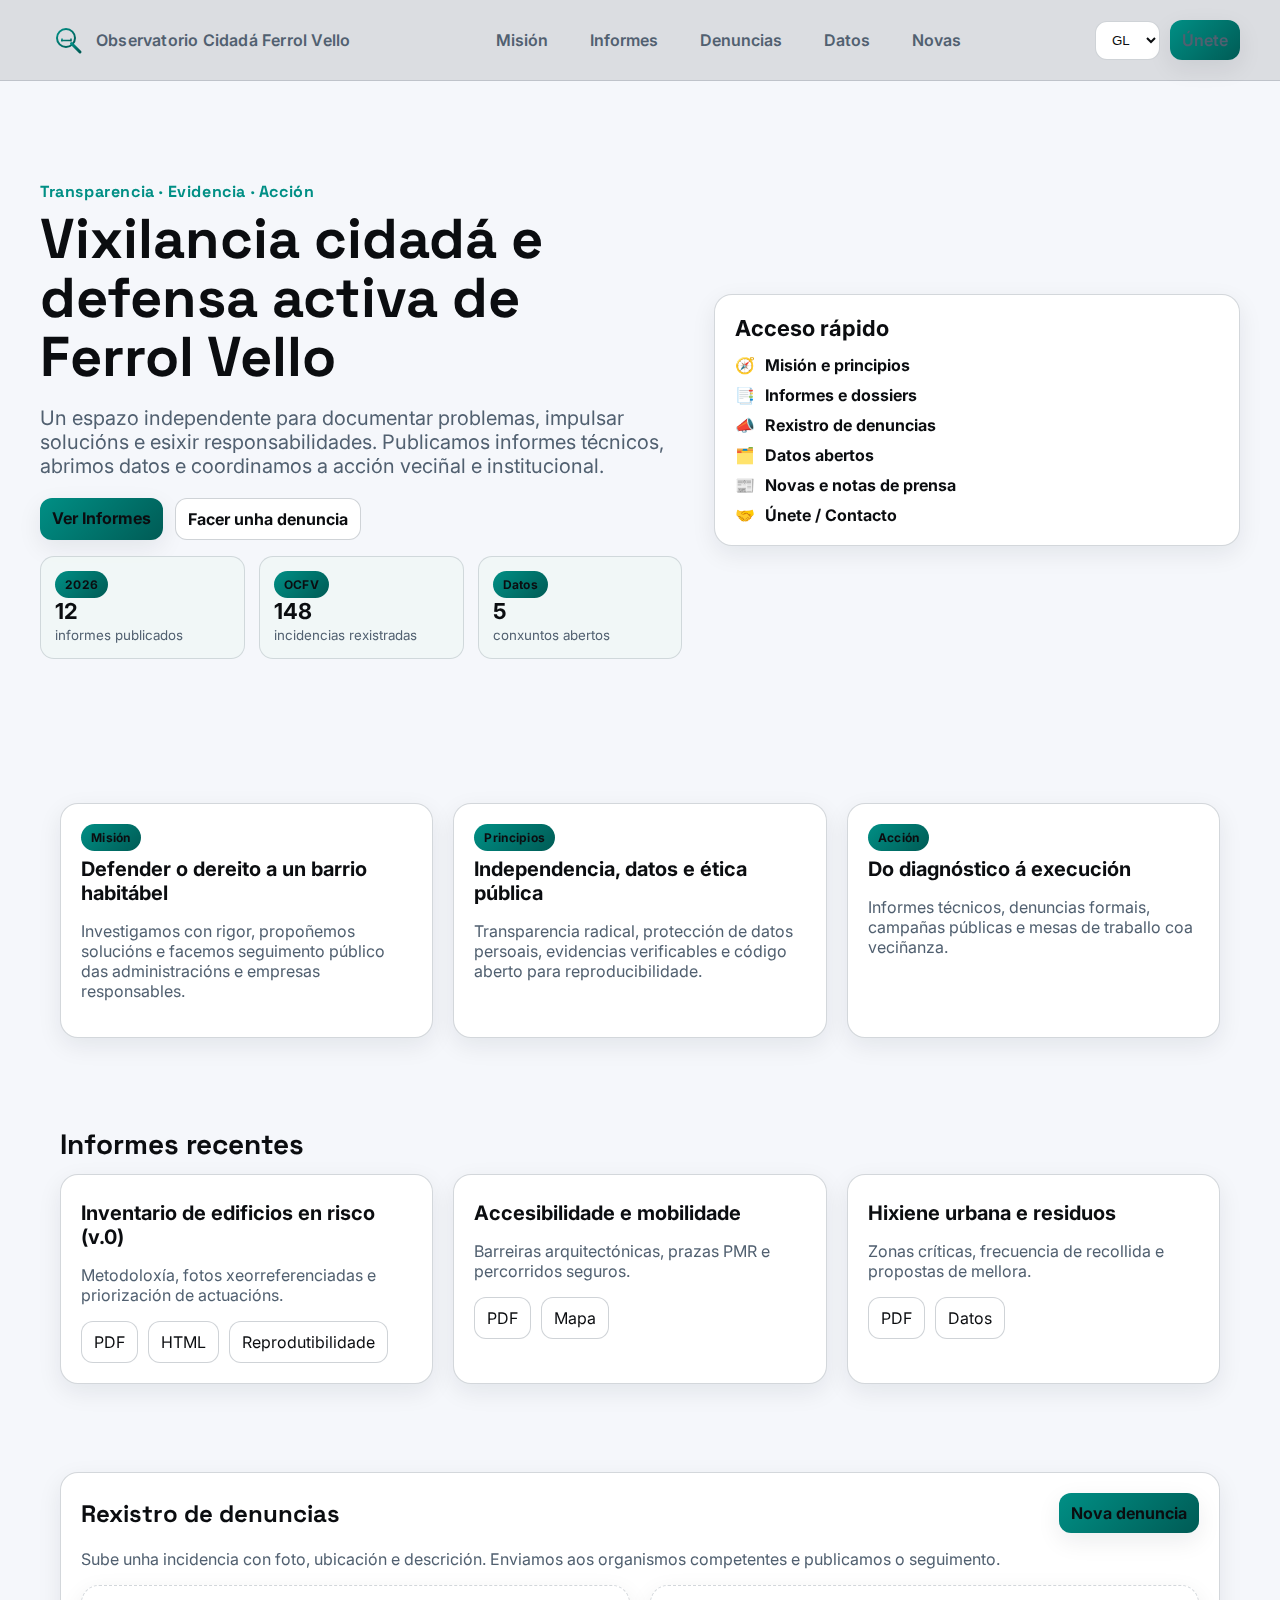
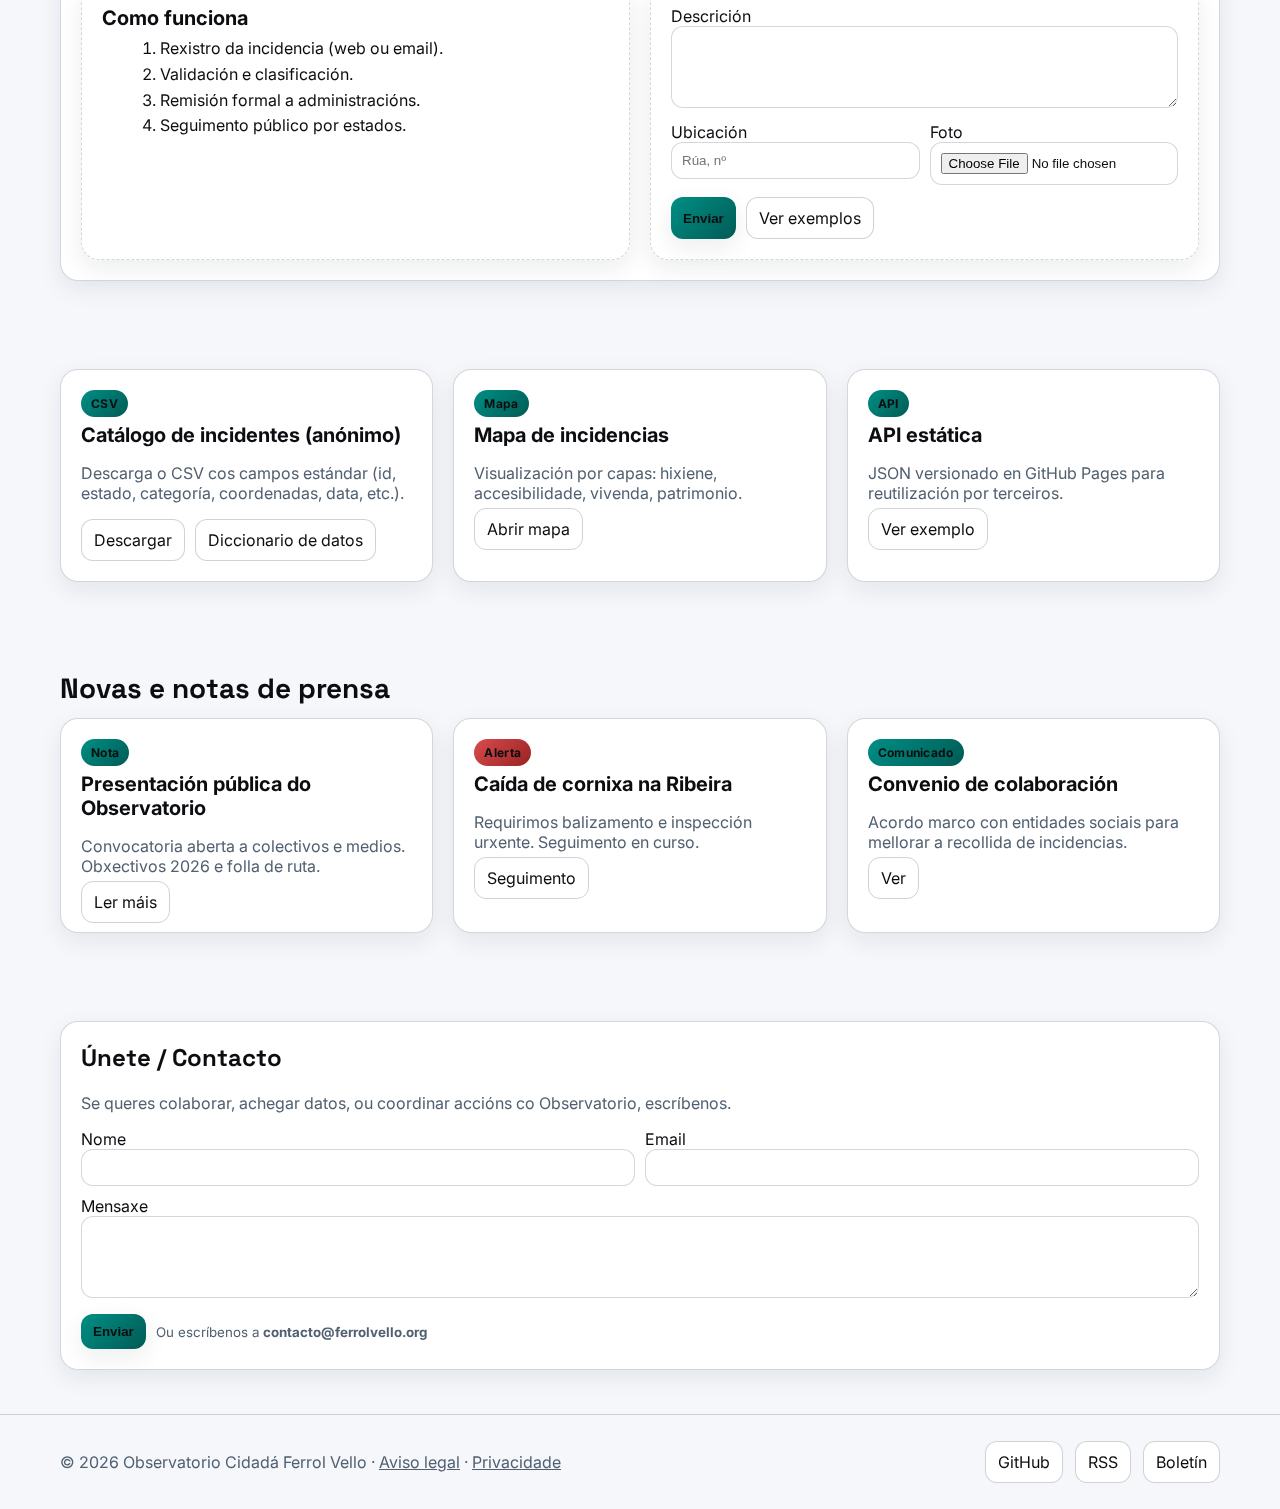
<file: index.html>
<!DOCTYPE html>
<html lang="gl" dir="ltr">
<head>
  <meta charset="utf-8" />
  <meta name="viewport" content="width=device-width, initial-scale=1" />
  <title>Observatorio Cidadá Ferrol Vello</title>
  <meta name="description" content="Vixilancia cidadá, transparencia e mellora urbana no barrio de Ferrol Vello. Informes, denuncias veciñais, datos abertos e acción institucional." />
  <meta name="color-scheme" content="light dark" />
  <link rel="preconnect" href="https://fonts.googleapis.com">
  <link rel="preconnect" href="https://fonts.gstatic.com" crossorigin>
  <link href="https://fonts.googleapis.com/css2?family=Inter:wght@300;400;600;700&family=Space+Grotesk:wght@500;700&display=swap" rel="stylesheet">
  <style>
    :root{
      --bg: #0b0d10;           /* negro azulado sobrio */
      --panel: #12161b;        /* panel cards */
      --text: #e7eef7;         /* texto principal */
      --muted: #a8b3c2;        /* texto secundario */
      --brand: #00b3a4;        /* acento atlántico/verde auga */
      --brand-2:#007a72;       /* acento escuro */
      --alert: #d94c4c;        /* para chamadas combativas */
      --ok: #3ecf8e;
      --shadow: 0 10px 30px rgba(0,0,0,.35);
      --radius: 18px;
    }
    @media (prefers-color-scheme: light){
      :root{
        --bg: #f5f7fb;
        --panel: #ffffff;
        --text: #0b0d10;
        --muted: #516070;
        --brand: #008f85;
        --brand-2:#005b55;
        --shadow: 0 8px 24px rgba(4, 22, 33, .08);
      }
    }
    *{box-sizing:border-box}
    html,body{margin:0;padding:0;background:var(--bg);color:var(--text);font-family:Inter,system-ui,-apple-system,Segoe UI,Roboto,Arial,sans-serif;}
    a{color:inherit;text-decoration:none}
    .container{max-width:1200px;margin:0 auto;padding:0 20px}
    /* NAV */
    header{position:sticky;top:0;z-index:50;background:color-mix(in oklab, var(--bg) 92%, black 8%);backdrop-filter:saturate(140%) blur(10px);border-bottom:1px solid color-mix(in oklab, var(--muted) 20%, transparent);}
    .nav{display:flex;align-items:center;justify-content:space-between;gap:16px;padding:14px 0}
    .brand{display:flex;align-items:center;gap:12px;font-weight:700;letter-spacing:.2px}
    .brand svg{width:32px;height:32px}
    .nav ul{display:flex;gap:18px;list-style:none;margin:0;padding:0}
    .nav a{padding:10px 12px;border-radius:12px;color:var(--muted);font-weight:600}
    .nav a:hover,.nav a[aria-current="page"]{color:var(--text);background:color-mix(in oklab, var(--brand) 16%, transparent)}
    .actions{display:flex;align-items:center;gap:10px}
    .lang, .cta{border:1px solid color-mix(in oklab, var(--muted) 28%, transparent);background:var(--panel);color:var(--text);padding:10px 12px;border-radius:12px}
    .cta{background:linear-gradient(135deg,var(--brand),var(--brand-2));border:none;box-shadow:var(--shadow);font-weight:700}
    .cta:hover{transform:translateY(-1px)}

    /* HERO */
    .hero{position:relative;overflow:hidden}
    .hero-inner{display:grid;grid-template-columns:1.1fr 0.9fr;gap:32px;align-items:center;padding:56px 0}
    .kicker{font-family:"Space Grotesk",Inter,system-ui,sans-serif;color:var(--brand);letter-spacing:.6px;font-weight:700}
    h1{font-family:"Space Grotesk",Inter,system-ui,sans-serif;font-size:clamp(32px,4.6vw,56px);line-height:1.05;margin:8px 0 18px}
    .lead{font-size:clamp(16px,1.8vw,20px);color:var(--muted);max-width:60ch}
    .hero-card{background:var(--panel);border:1px solid color-mix(in oklab, var(--muted) 25%, transparent);border-radius:var(--radius);padding:20px;box-shadow:var(--shadow)}
    .metrics{display:grid;grid-template-columns:repeat(3,1fr);gap:14px;margin-top:16px}
    .metric{background:color-mix(in oklab, var(--panel) 80%, var(--brand) 6%);border-radius:14px;padding:14px;border:1px solid color-mix(in oklab, var(--muted) 20%, transparent)}
    .metric b{font-size:22px;display:block}

    /* SECTIONS */
    section{padding:44px 0}
    .cards{display:grid;grid-template-columns:repeat(3,1fr);gap:20px}
    .card{background:var(--panel);border:1px solid color-mix(in oklab, var(--muted) 25%, transparent);border-radius:var(--radius);padding:20px;box-shadow:var(--shadow)}
    .card h3{margin:6px 0 6px;font-size:20px}
    .badge{display:inline-block;background:linear-gradient(135deg,var(--brand),var(--brand-2));padding:6px 10px;border-radius:999px;font-size:12px;font-weight:700;letter-spacing:.3px}
    .list{display:grid;gap:10px;margin:14px 0 0;padding:0}
    .list li{list-style:none;display:flex;gap:10px;align-items:flex-start}

    /* FOOTER */
    footer{border-top:1px solid color-mix(in oklab, var(--muted) 25%, transparent);padding:26px 0;color:var(--muted)}

    /* RESPONSIVE */
    @media (max-width:920px){
      .hero-inner{grid-template-columns:1fr}
      .cards{grid-template-columns:1fr}
      .metrics{grid-template-columns:repeat(2,1fr)}
      .nav ul{display:none}
    }
  </style>
</head>
<body>
  <header>
    <div class="container nav">
      <a href="#" class="brand" aria-label="Inicio OCFV">
        <!-- LOGO OCFV: Lupa + porto estilizado -->
        <svg viewBox="0 0 64 64" aria-hidden="true" role="img" focusable="false">
          <defs>
            <linearGradient id="g" x1="0" x2="1" y1="0" y2="1">
              <stop stop-color="var(--brand)" offset="0"/>
              <stop stop-color="var(--brand-2)" offset="1"/>
            </linearGradient>
          </defs>
          <circle cx="28" cy="28" r="18" fill="none" stroke="url(#g)" stroke-width="4"/>
          <path d="M39 39 L56 56" stroke="url(#g)" stroke-width="6" stroke-linecap="round"/>
          <!-- Ícono do porto simplificado -->
          <path d="M18 33 h20 M20 29 v6 M38 29 v6" stroke="url(#g)" stroke-width="3"/>
        </svg>
        <span>Observatorio Cidadá Ferrol Vello</span>
      </a>
      <nav aria-label="Seccións principais">
        <ul>
          <li><a href="#mision">Misión</a></li>
          <li><a href="#informes">Informes</a></li>
          <li><a href="#denuncias">Denuncias</a></li>
          <li><a href="#datos">Datos</a></li>
          <li><a href="#novas">Novas</a></li>
        </ul>
      </nav>
      <div class="actions">
        <select class="lang" aria-label="Idioma" id="lang">
          <option value="gl" selected>GL</option>
          <option value="es">ES</option>
          <option value="en">EN</option>
        </select>
        <a class="cta" href="#unete">Únete</a>
      </div>
    </div>
  </header>

  <main>
    <!-- HERO -->
    <section class="hero">
      <div class="container hero-inner">
        <div>
          <div class="kicker">Transparencia · Evidencia · Acción</div>
          <h1>Vixilancia cidadá e defensa activa de Ferrol Vello</h1>
          <p class="lead">Un espazo independente para documentar problemas, impulsar solucións e esixir responsabilidades. Publicamos informes técnicos, abrimos datos e coordinamos a acción veciñal e institucional.</p>
          <div style="display:flex;gap:12px;margin-top:20px;flex-wrap:wrap">
            <a class="cta" href="#informes">Ver Informes</a>
            <a class="lang" href="#denuncias" style="font-weight:700">Facer unha denuncia</a>
          </div>
          <div class="metrics">
            <div class="metric">
              <span class="badge">2026</span>
              <b id="m1">12</b>
              <small style="color:var(--muted)">informes publicados</small>
            </div>
            <div class="metric">
              <span class="badge">OCFV</span>
              <b id="m2">148</b>
              <small style="color:var(--muted)">incidencias rexistradas</small>
            </div>
            <div class="metric">
              <span class="badge">Datos</span>
              <b id="m3">5</b>
              <small style="color:var(--muted)">conxuntos abertos</small>
            </div>
          </div>
        </div>
        <aside class="hero-card" aria-label="Panel de acceso rápido">
          <h2 style="margin:0 0 10px;font-size:22px">Acceso rápido</h2>
          <ul class="list">
            <li>🧭 <a href="#mision"><b>Misión e principios</b></a></li>
            <li>📑 <a href="#informes"><b>Informes e dossiers</b></a></li>
            <li>📣 <a href="#denuncias"><b>Rexistro de denuncias</b></a></li>
            <li>🗂️ <a href="#datos"><b>Datos abertos</b></a></li>
            <li>📰 <a href="#novas"><b>Novas e notas de prensa</b></a></li>
            <li>🤝 <a href="#unete"><b>Únete / Contacto</b></a></li>
          </ul>
        </aside>
      </div>
    </section>

    <!-- MISIÓN -->
    <section id="mision">
      <div class="container">
        <div class="cards">
          <article class="card">
            <span class="badge">Misión</span>
            <h3>Defender o dereito a un barrio habitábel</h3>
            <p style="color:var(--muted)">Investigamos con rigor, propoñemos solucións e facemos seguimento público das administracións e empresas responsables.</p>
          </article>
          <article class="card">
            <span class="badge">Principios</span>
            <h3>Independencia, datos e ética pública</h3>
            <p style="color:var(--muted)">Transparencia radical, protección de datos persoais, evidencias verificables e código aberto para reproducibilidade.</p>
          </article>
          <article class="card">
            <span class="badge">Acción</span>
            <h3>Do diagnóstico á execución</h3>
            <p style="color:var(--muted)">Informes técnicos, denuncias formais, campañas públicas e mesas de traballo coa veciñanza.</p>
          </article>
        </div>
      </div>
    </section>

    <!-- INFORMES -->
    <section id="informes">
      <div class="container">
        <h2 style="font-family:Space Grotesk,Inter,sans-serif;font-size:28px;margin:0 0 12px">Informes recentes</h2>
        <div class="cards">
          <article class="card">
            <h3>Inventario de edificios en risco (v.0)</h3>
            <p style="color:var(--muted)">Metodoloxía, fotos xeorreferenciadas e priorización de actuacións.</p>
            <div style="display:flex;gap:10px;margin-top:12px">
              <a class="lang" href="#">PDF</a>
              <a class="lang" href="#">HTML</a>
              <a class="lang" href="#">Reprodutibilidade</a>
            </div>
          </article>
          <article class="card">
            <h3>Accesibilidade e mobilidade</h3>
            <p style="color:var(--muted)">Barreiras arquitectónicas, prazas PMR e percorridos seguros.</p>
            <div style="display:flex;gap:10px;margin-top:12px">
              <a class="lang" href="#">PDF</a>
              <a class="lang" href="#">Mapa</a>
            </div>
          </article>
          <article class="card">
            <h3>Hixiene urbana e residuos</h3>
            <p style="color:var(--muted)">Zonas críticas, frecuencia de recollida e propostas de mellora.</p>
            <div style="display:flex;gap:10px;margin-top:12px">
              <a class="lang" href="#">PDF</a>
              <a class="lang" href="#">Datos</a>
            </div>
          </article>
        </div>
      </div>
    </section>

    <!-- DENUNCIAS -->
    <section id="denuncias">
      <div class="container">
        <div class="card">
          <div style="display:flex;justify-content:space-between;align-items:center;gap:16px;flex-wrap:wrap">
            <h2 style="margin:0;font-family:Space Grotesk,Inter,sans-serif">Rexistro de denuncias</h2>
            <a class="cta" href="#form-denuncia">Nova denuncia</a>
          </div>
          <p style="color:var(--muted)">Sube unha incidencia con foto, ubicación e descrición. Enviamos aos organismos competentes e publicamos o seguimento.</p>
          <div class="cards" style="grid-template-columns:1fr 1fr">
            <div class="card" style="background:transparent;border-style:dashed">
              <h3 style="margin-top:0">Como funciona</h3>
              <ol style="margin:0 0 0 18px;line-height:1.6">
                <li>Rexistro da incidencia (web ou email).</li>
                <li>Validación e clasificación.</li>
                <li>Remisión formal a administracións.</li>
                <li>Seguimento público por estados.</li>
              </ol>
            </div>
            <div class="card" id="form-denuncia" style="background:transparent;border-style:dashed">
              <form onsubmit="event.preventDefault(); alert('Exemplo: aquí gardaríase a denuncia.');">
                <label>Descrición<br><textarea required rows="4" style="width:100%;border-radius:12px;padding:10px;background:var(--panel);color:var(--text);border:1px solid color-mix(in oklab, var(--muted) 25%, transparent)"></textarea></label>
                <div style="display:grid;grid-template-columns:1fr 1fr;gap:10px;margin-top:10px">
                  <label>Ubicación<br><input type="text" placeholder="Rúa, nº" style="width:100%;border-radius:12px;padding:10px;background:var(--panel);color:var(--text);border:1px solid color-mix(in oklab, var(--muted) 25%, transparent)"></label>
                  <label>Foto<br><input type="file" accept="image/*" style="width:100%;border-radius:12px;padding:10px;background:var(--panel);color:var(--text);border:1px solid color-mix(in oklab, var(--muted) 25%, transparent)"></label>
                </div>
                <div style="display:flex;gap:10px;margin-top:12px">
                  <button class="cta" type="submit">Enviar</button>
                  <a class="lang" href="#">Ver exemplos</a>
                </div>
              </form>
            </div>
          </div>
        </div>
      </div>
    </section>

    <!-- DATOS -->
    <section id="datos">
      <div class="container">
        <div class="cards">
          <article class="card">
            <span class="badge">CSV</span>
            <h3>Catálogo de incidentes (anónimo)</h3>
            <p style="color:var(--muted)">Descarga o CSV cos campos estándar (id, estado, categoría, coordenadas, data, etc.).</p>
            <div style="display:flex;gap:10px;margin-top:12px">
              <a class="lang" href="#">Descargar</a>
              <a class="lang" href="#">Diccionario de datos</a>
            </div>
          </article>
          <article class="card">
            <span class="badge">Mapa</span>
            <h3>Mapa de incidencias</h3>
            <p style="color:var(--muted)">Visualización por capas: hixiene, accesibilidade, vivenda, patrimonio.</p>
            <a class="lang" href="#">Abrir mapa</a>
          </article>
          <article class="card">
            <span class="badge">API</span>
            <h3>API estática</h3>
            <p style="color:var(--muted)">JSON versionado en GitHub Pages para reutilización por terceiros.</p>
            <a class="lang" href="#">Ver exemplo</a>
          </article>
        </div>
      </div>
    </section>

    <!-- NOVAS -->
    <section id="novas">
      <div class="container">
        <h2 style="font-family:Space Grotesk,Inter,sans-serif;font-size:28px;margin:0 0 12px">Novas e notas de prensa</h2>
        <div class="cards">
          <article class="card">
            <span class="badge">Nota</span>
            <h3>Presentación pública do Observatorio</h3>
            <p style="color:var(--muted)">Convocatoria aberta a colectivos e medios. Obxectivos 2026 e folla de ruta.</p>
            <a class="lang" href="#">Ler máis</a>
          </article>
          <article class="card">
            <span class="badge" style="background:linear-gradient(135deg,var(--alert),#922)">Alerta</span>
            <h3>Caída de cornixa na Ribeira</h3>
            <p style="color:var(--muted)">Requirimos balizamento e inspección urxente. Seguimento en curso.</p>
            <a class="lang" href="#">Seguimento</a>
          </article>
          <article class="card">
            <span class="badge">Comunicado</span>
            <h3>Convenio de colaboración</h3>
            <p style="color:var(--muted)">Acordo marco con entidades sociais para mellorar a recollida de incidencias.</p>
            <a class="lang" href="#">Ver</a>
          </article>
        </div>
      </div>
    </section>

    <!-- ÚNETE / CONTACTO -->
    <section id="unete">
      <div class="container">
        <div class="card">
          <h2 style="margin-top:0;font-family:Space Grotesk,Inter,sans-serif">Únete / Contacto</h2>
          <p style="color:var(--muted)">Se queres colaborar, achegar datos, ou coordinar accións co Observatorio, escríbenos.</p>
          <form onsubmit="event.preventDefault(); alert('Exemplo: aquí enviaríase a mensaxe.');">
            <div style="display:grid;grid-template-columns:1fr 1fr;gap:10px">
              <label>Nome<br><input required type="text" style="width:100%;border-radius:12px;padding:10px;background:var(--panel);color:var(--text);border:1px solid color-mix(in oklab, var(--muted) 25%, transparent)"></label>
              <label>Email<br><input required type="email" style="width:100%;border-radius:12px;padding:10px;background:var(--panel);color:var(--text);border:1px solid color-mix(in oklab, var(--muted) 25%, transparent)"></label>
            </div>
            <label style="display:block;margin-top:10px">Mensaxe<br><textarea required rows="4" style="width:100%;border-radius:12px;padding:10px;background:var(--panel);color:var(--text);border:1px solid color-mix(in oklab, var(--muted) 25%, transparent)"></textarea></label>
            <div style="display:flex;gap:10px;margin-top:12px;align-items:center">
              <button class="cta" type="submit">Enviar</button>
              <small style="color:var(--muted)">Ou escríbenos a <b>contacto@ferrolvello.org</b></small>
            </div>
          </form>
        </div>
      </div>
    </section>
  </main>

  <footer>
    <div class="container" style="display:flex;justify-content:space-between;align-items:center;gap:16px;flex-wrap:wrap">
      <div>© <span id="year"></span> Observatorio Cidadá Ferrol Vello · <a href="#" style="text-decoration:underline">Aviso legal</a> · <a href="#" style="text-decoration:underline">Privacidade</a></div>
      <div style="display:flex;gap:12px">
        <a class="lang" href="#">GitHub</a>
        <a class="lang" href="#">RSS</a>
        <a class="lang" href="#">Boletín</a>
      </div>
    </div>
  </footer>

  <script>
    // Ano dinámico
    document.getElementById('year').textContent = new Date().getFullYear();
    // Selector de idioma (placeholder)
    document.getElementById('lang').addEventListener('change', e => {
      const v = e.target.value;
      alert('Cambio de idioma a: ' + v + '\n(Preparado para i18n estático: /gl, /es, /en)');
    });
  </script>
</body>
</html>
</file>
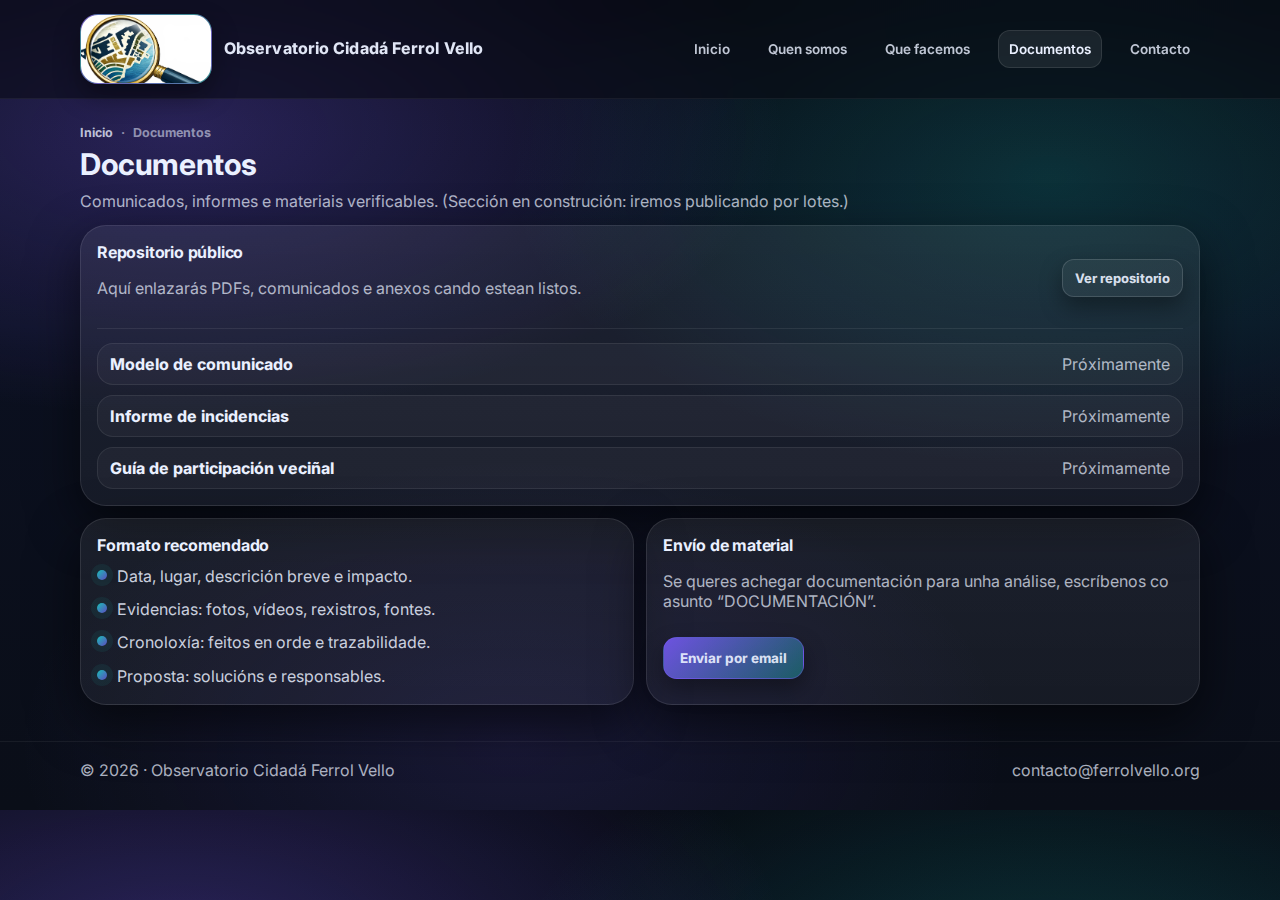
<file: documentos.html>
<!doctype html>
<html lang="gl">
<head>
  <meta charset="utf-8" />
  <meta name="viewport" content="width=device-width, initial-scale=1" />
  <meta name="description" content="Documentos — Observatorio Cidadá Ferrol Vello." />
  <title>Documentos · Observatorio Cidadá Ferrol Vello</title>

  <link rel="preconnect" href="https://fonts.googleapis.com">
  <link rel="preconnect" href="https://fonts.gstatic.com" crossorigin>
  <link href="https://fonts.googleapis.com/css2?family=Inter:wght@400;500;600;700;800&display=swap" rel="stylesheet">

  <link rel="stylesheet" href="styles.css?v=5" />
  <meta name="theme-color" content="#0b1020" />
</head>

<body>
  <a class="skip-link" href="#contido">Saltar ao contido</a>

  <header class="site-header">
    <div class="container header-inner">
      <a class="brand" href="index.html" aria-label="Inicio — Observatorio Cidadá Ferrol Vello">
        <span class="brand-mark" aria-hidden="true">
          <img src="assets/logo-ferrolvello.svg" alt="Observatorio Cidadá Ferrol Vello" />
        </span>
        <span class="brand-name">Observatorio Cidadá Ferrol Vello</span>
      </a>

      <nav class="nav" aria-label="Navegación principal">
        <a class="nav-link" href="index.html">Inicio</a>
        <a class="nav-link" href="quen-somos.html">Quen somos</a>
        <a class="nav-link" href="que-facemos.html">Que facemos</a>
        <a class="nav-link is-active" href="documentos.html">Documentos</a>
        <a class="nav-link" href="contacto.html">Contacto</a>
      </nav>

      <button class="nav-toggle" type="button" aria-label="Abrir menú" aria-expanded="false" aria-controls="nav-mobile">
        <span></span><span></span><span></span>
      </button>
    </div>

    <div class="nav-mobile" id="nav-mobile" hidden>
      <div class="container nav-mobile-inner">
        <a href="index.html">Inicio</a>
        <a href="quen-somos.html">Quen somos</a>
        <a href="que-facemos.html">Que facemos</a>
        <a href="documentos.html">Documentos</a>
        <a href="contacto.html">Contacto</a>
      </div>
    </div>
  </header>

  <main id="contido">
    <section class="section">
      <div class="container">
        <div class="page-head">
          <div class="crumbs">
            <a href="index.html">Inicio</a><span>·</span><span>Documentos</span>
          </div>
          <h1>Documentos</h1>
          <p class="muted">
            Comunicados, informes e materiais verificables. (Sección en construción: iremos publicando por lotes.)
          </p>
        </div>

        <div class="docs card pad">
          <div class="docs-row">
            <div>
              <h2 class="h2">Repositorio público</h2>
              <p class="muted">Aquí enlazarás PDFs, comunicados e anexos cando estean listos.</p>
            </div>
            <a class="btn btn-ghost btn-small" href="#" aria-disabled="true" title="Engadirás a ligazón cando estea dispoñible">
              Ver repositorio
            </a>
          </div>

          <div class="divider"></div>

          <ul class="doc-list">
            <li class="doc-item">
              <span class="doc-k">Modelo de comunicado</span>
              <span class="doc-v muted">Próximamente</span>
            </li>
            <li class="doc-item">
              <span class="doc-k">Informe de incidencias</span>
              <span class="doc-v muted">Próximamente</span>
            </li>
            <li class="doc-item">
              <span class="doc-k">Guía de participación veciñal</span>
              <span class="doc-v muted">Próximamente</span>
            </li>
          </ul>
        </div>

        <div class="two-col">
          <section class="card pad">
            <h2 class="h2">Formato recomendado</h2>
            <ul class="list">
              <li><span class="bullet"></span> Data, lugar, descrición breve e impacto.</li>
              <li><span class="bullet"></span> Evidencias: fotos, vídeos, rexistros, fontes.</li>
              <li><span class="bullet"></span> Cronoloxía: feitos en orde e trazabilidade.</li>
              <li><span class="bullet"></span> Proposta: solucións e responsables.</li>
            </ul>
          </section>

          <section class="card pad">
            <h2 class="h2">Envío de material</h2>
            <p class="muted">Se queres achegar documentación para unha análise, escríbenos co asunto “DOCUMENTACIÓN”.</p>
            <div class="spacer-10"></div>
            <a class="btn btn-primary" href="mailto:contacto@ferrolvello.org?subject=DOCUMENTACI%C3%93N">Enviar por email</a>
          </section>
        </div>

      </div>
    </section>
  </main>

  <footer class="footer">
    <div class="container footer-inner">
      <div class="footer-left">
        <span class="muted">© <span id="year"></span> · Observatorio Cidadá Ferrol Vello</span>
      </div>
      <div class="footer-right">
        <a class="muted" href="mailto:contacto@ferrolvello.org">contacto@ferrolvello.org</a>
      </div>
    </div>
  </footer>

  <script>
    document.getElementById('year').textContent = new Date().getFullYear();

    const btn = document.querySelector('.nav-toggle');
    const panel = document.getElementById('nav-mobile');

    btn?.addEventListener('click', () => {
      const expanded = btn.getAttribute('aria-expanded') === 'true';
      btn.setAttribute('aria-expanded', String(!expanded));
      panel.hidden = expanded;
    });

    panel?.querySelectorAll('a').forEach(a => {
      a.addEventListener('click', () => {
        btn.setAttribute('aria-expanded', 'false');
        panel.hidden = true;
      });
    });
  </script>
</body>
</html>
</file>
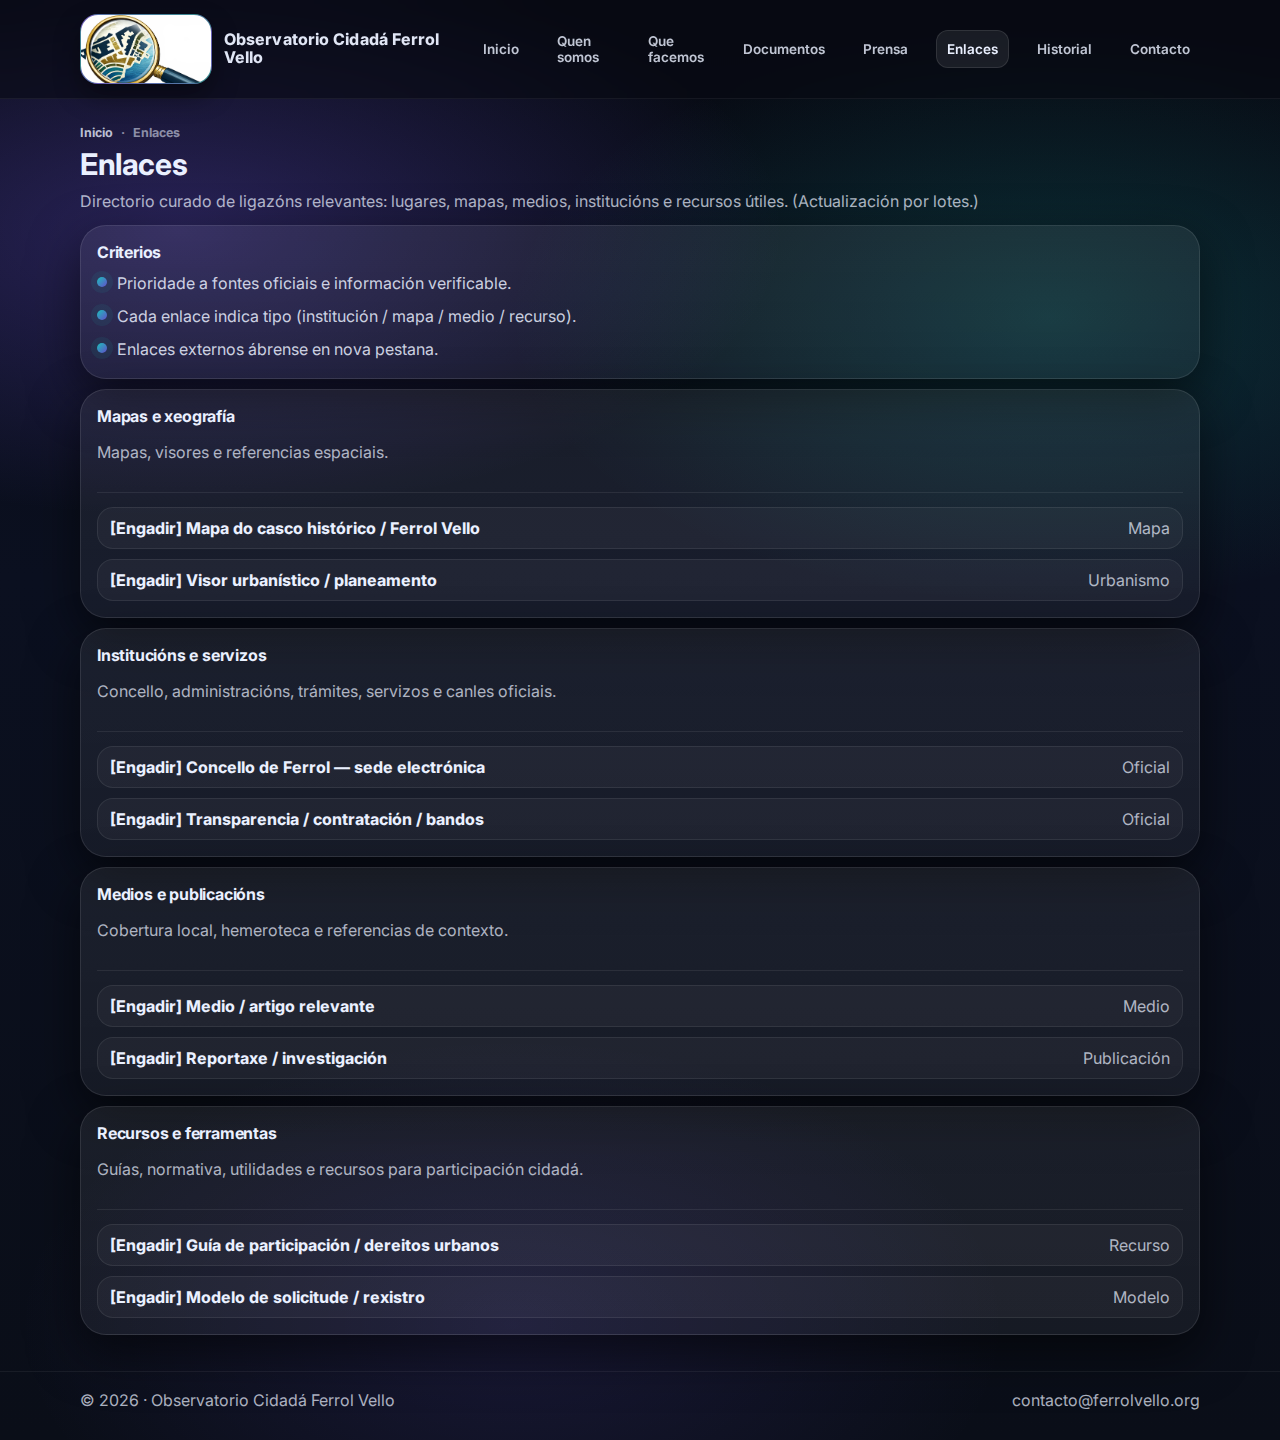
<file: enlaces.html>
<!doctype html>
<html lang="gl">
<head>
  <meta charset="utf-8" />
  <meta name="viewport" content="width=device-width, initial-scale=1" />
  <title>Enlaces · Observatorio Cidadá Ferrol Vello</title>
  <meta name="description" content="Directorio de ligazóns útiles: lugares, institucións, publicacións, mapas e recursos relacionados con Ferrol e Ferrol Vello." />
  <link rel="preconnect" href="https://fonts.googleapis.com">
  <link rel="preconnect" href="https://fonts.gstatic.com" crossorigin>
  <link href="https://fonts.googleapis.com/css2?family=Inter:wght@400;500;600;700;800&display=swap" rel="stylesheet">
  <link rel="stylesheet" href="styles.css?v=5" />
  <meta name="theme-color" content="#0b1020" />
</head>

<body>
  <a class="skip-link" href="#contido">Saltar ao contido</a>

  <header class="site-header">
    <div class="container header-inner">
      <a class="brand" href="index.html" aria-label="Inicio — Observatorio Cidadá Ferrol Vello">
        <span class="brand-mark" aria-hidden="true">
          <img src="assets/logo-ferrolvello.svg" alt="Observatorio Cidadá Ferrol Vello" />
        </span>
        <span class="brand-name">Observatorio Cidadá Ferrol Vello</span>
      </a>

      <nav class="nav" aria-label="Navegación principal">
        <a class="nav-link" href="index.html">Inicio</a>
        <a class="nav-link" href="quen-somos.html">Quen somos</a>
        <a class="nav-link" href="que-facemos.html">Que facemos</a>
        <a class="nav-link" href="documentos.html">Documentos</a>
        <a class="nav-link" href="notas-prensa.html">Prensa</a>
        <a class="nav-link is-active" href="enlaces.html">Enlaces</a>
        <a class="nav-link" href="historial.html">Historial</a>
        <a class="nav-link" href="contacto.html">Contacto</a>
      </nav>

      <button class="nav-toggle" type="button" aria-label="Abrir menú" aria-expanded="false" aria-controls="nav-mobile">
        <span></span><span></span><span></span>
      </button>
    </div>

    <div class="nav-mobile" id="nav-mobile" hidden>
      <div class="container nav-mobile-inner">
        <a href="index.html">Inicio</a>
        <a href="quen-somos.html">Quen somos</a>
        <a href="que-facemos.html">Que facemos</a>
        <a href="documentos.html">Documentos</a>
        <a href="notas-prensa.html">Prensa</a>
        <a href="enlaces.html">Enlaces</a>
        <a href="historial.html">Historial</a>
        <a href="contacto.html">Contacto</a>
      </div>
    </div>
  </header>

  <main id="contido">
    <section class="section">
      <div class="container">
        <div class="page-head">
          <div class="crumbs">
            <a href="index.html">Inicio</a><span>·</span><span>Enlaces</span>
          </div>
          <h1>Enlaces</h1>
          <p class="muted">
            Directorio curado de ligazóns relevantes: lugares, mapas, medios, institucións e recursos útiles.
            (Actualización por lotes.)
          </p>
        </div>

        <!-- BLOQUE: Como usamos enlaces -->
        <div class="card pad">
          <h2 class="h2">Criterios</h2>
          <ul class="list">
            <li><span class="bullet"></span> Prioridade a fontes oficiais e información verificable.</li>
            <li><span class="bullet"></span> Cada enlace indica tipo (institución / mapa / medio / recurso).</li>
            <li><span class="bullet"></span> Enlaces externos ábrense en nova pestana.</li>
          </ul>
        </div>

        <div class="spacer-10"></div>

        <!-- CATEGORÍA 1 -->
        <section class="card pad">
          <div class="docs-row">
            <div>
              <h2 class="h2">Mapas e xeografía</h2>
              <p class="muted">Mapas, visores e referencias espaciais.</p>
            </div>
          </div>
          <div class="divider"></div>

          <ul class="doc-list">
            <li class="doc-item">
              <span class="doc-k">
                <a href="#" target="_blank" rel="noopener">[Engadir] Mapa do casco histórico / Ferrol Vello</a>
              </span>
              <span class="doc-v muted">Mapa</span>
            </li>
            <li class="doc-item">
              <span class="doc-k">
                <a href="#" target="_blank" rel="noopener">[Engadir] Visor urbanístico / planeamento</a>
              </span>
              <span class="doc-v muted">Urbanismo</span>
            </li>
          </ul>
        </section>

        <div class="spacer-10"></div>

        <!-- CATEGORÍA 2 -->
        <section class="card pad">
          <div class="docs-row">
            <div>
              <h2 class="h2">Institucións e servizos</h2>
              <p class="muted">Concello, administracións, trámites, servizos e canles oficiais.</p>
            </div>
          </div>
          <div class="divider"></div>

          <ul class="doc-list">
            <li class="doc-item">
              <span class="doc-k">
                <a href="#" target="_blank" rel="noopener">[Engadir] Concello de Ferrol — sede electrónica</a>
              </span>
              <span class="doc-v muted">Oficial</span>
            </li>
            <li class="doc-item">
              <span class="doc-k">
                <a href="#" target="_blank" rel="noopener">[Engadir] Transparencia / contratación / bandos</a>
              </span>
              <span class="doc-v muted">Oficial</span>
            </li>
          </ul>
        </section>

        <div class="spacer-10"></div>

        <!-- CATEGORÍA 3 -->
        <section class="card pad">
          <div class="docs-row">
            <div>
              <h2 class="h2">Medios e publicacións</h2>
              <p class="muted">Cobertura local, hemeroteca e referencias de contexto.</p>
            </div>
          </div>
          <div class="divider"></div>

          <ul class="doc-list">
            <li class="doc-item">
              <span class="doc-k">
                <a href="#" target="_blank" rel="noopener">[Engadir] Medio / artigo relevante</a>
              </span>
              <span class="doc-v muted">Medio</span>
            </li>
            <li class="doc-item">
              <span class="doc-k">
                <a href="#" target="_blank" rel="noopener">[Engadir] Reportaxe / investigación</a>
              </span>
              <span class="doc-v muted">Publicación</span>
            </li>
          </ul>
        </section>

        <div class="spacer-10"></div>

        <!-- CATEGORÍA 4 -->
        <section class="card pad">
          <div class="docs-row">
            <div>
              <h2 class="h2">Recursos e ferramentas</h2>
              <p class="muted">Guías, normativa, utilidades e recursos para participación cidadá.</p>
            </div>
          </div>
          <div class="divider"></div>

          <ul class="doc-list">
            <li class="doc-item">
              <span class="doc-k">
                <a href="#" target="_blank" rel="noopener">[Engadir] Guía de participación / dereitos urbanos</a>
              </span>
              <span class="doc-v muted">Recurso</span>
            </li>
            <li class="doc-item">
              <span class="doc-k">
                <a href="#" target="_blank" rel="noopener">[Engadir] Modelo de solicitude / rexistro</a>
              </span>
              <span class="doc-v muted">Modelo</span>
            </li>
          </ul>
        </section>

      </div>
    </section>
  </main>

  <footer class="footer">
    <div class="container footer-inner">
      <div class="footer-left">
        <span class="muted">© <span id="year"></span> · Observatorio Cidadá Ferrol Vello</span>
      </div>
      <div class="footer-right">
        <a class="muted" href="mailto:contacto@ferrolvello.org">contacto@ferrolvello.org</a>
      </div>
    </div>
  </footer>

  <script>
    document.getElementById('year').textContent = new Date().getFullYear();

    const btn = document.querySelector('.nav-toggle');
    const panel = document.getElementById('nav-mobile');

    btn?.addEventListener('click', () => {
      const expanded = btn.getAttribute('aria-expanded') === 'true';
      btn.setAttribute('aria-expanded', String(!expanded));
      panel.hidden = expanded;
    });

    panel?.querySelectorAll('a').forEach(a => {
      a.addEventListener('click', () => {
        btn.setAttribute('aria-expanded', 'false');
        panel.hidden = true;
      });
    });
  </script>
</body>
</html>
</file>
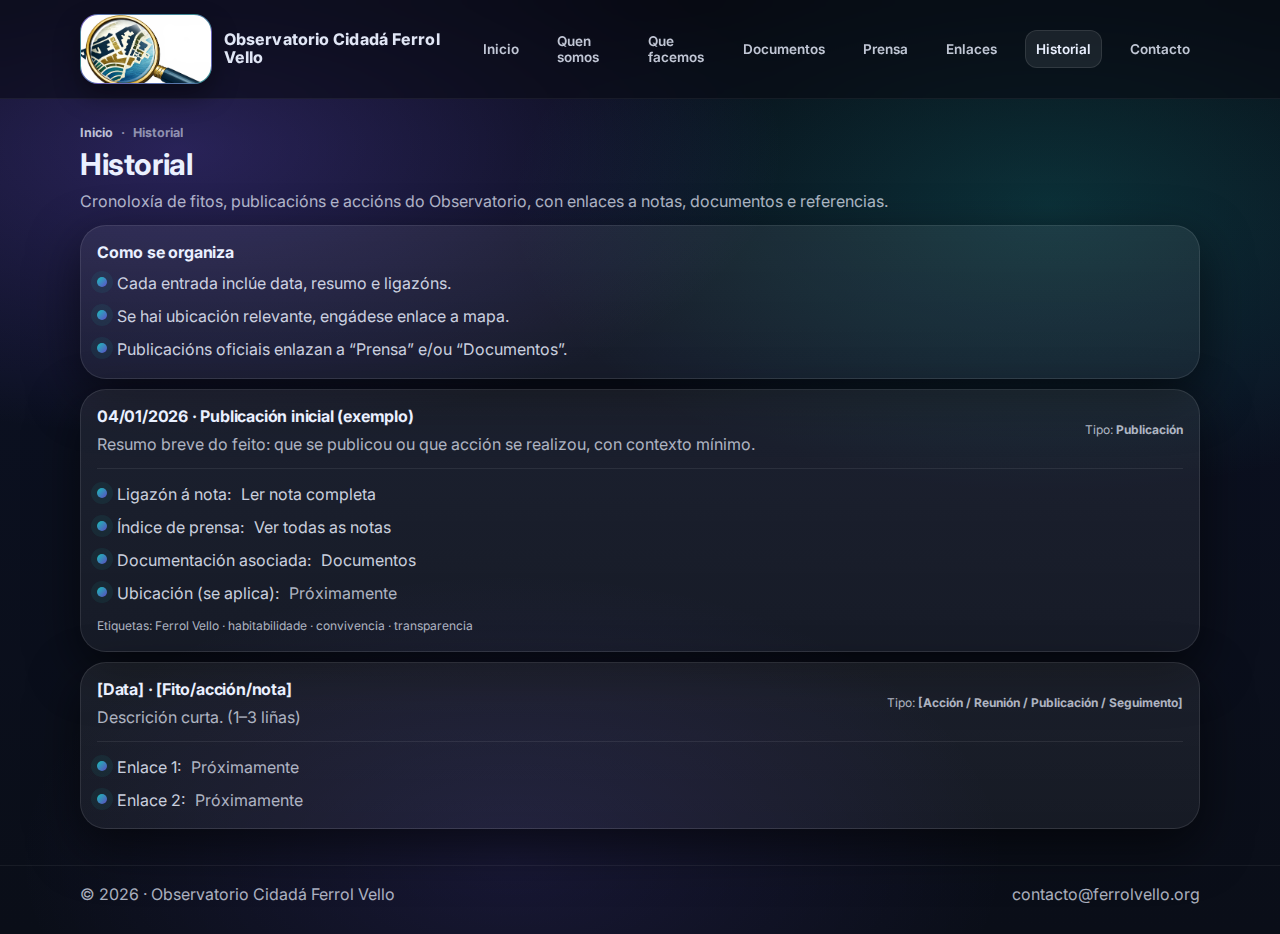
<file: historial.html>
<!doctype html>
<html lang="gl">
<head>
  <meta charset="utf-8" />
  <meta name="viewport" content="width=device-width, initial-scale=1" />
  <title>Historial · Observatorio Cidadá Ferrol Vello</title>
  <meta name="description" content="Historial e cronoloxía de publicacións, accións e fitos do Observatorio Cidadá Ferrol Vello con enlaces a notas, documentos e referencias." />

  <link rel="preconnect" href="https://fonts.googleapis.com">
  <link rel="preconnect" href="https://fonts.gstatic.com" crossorigin>
  <link href="https://fonts.googleapis.com/css2?family=Inter:wght@400;500;600;700;800&display=swap" rel="stylesheet">

  <link rel="stylesheet" href="/styles.css?v=9" />
  <meta name="theme-color" content="#0b1020" />
</head>

<body>
  <a class="skip-link" href="#contido">Saltar ao contido</a>

  <!-- CABECEIRA ÚNICA -->
  <header class="site-header" id="site-header"></header>
  <script src="/assets/site-header.js?v=4" defer></script>

  <main id="contido">
    <section class="section">
      <div class="container">
        <div class="page-head">
          <div class="crumbs">
            <a href="/index.html">Inicio</a><span>·</span><span>Historial</span>
          </div>
          <h1>Historial</h1>
          <p class="muted">
            Cronoloxía de fitos, publicacións e accións do Observatorio, con enlaces a notas, documentos e referencias.
          </p>
        </div>

        <div class="card pad">
          <h2 class="h2">Como se organiza</h2>
          <ul class="list">
            <li><span class="bullet"></span> Cada entrada inclúe data, resumo e ligazóns.</li>
            <li><span class="bullet"></span> Se hai ubicación relevante, engádese enlace a mapa.</li>
            <li><span class="bullet"></span> Publicacións oficiais enlazan a “Prensa” e/ou “Documentos”.</li>
          </ul>
        </div>

        <div class="spacer-10"></div>

        <!-- ENTRADA (exemplo editable) -->
        <section class="card pad">
          <div class="docs-row">
            <div>
              <h2 class="h2" style="margin:0;">04/01/2026 · Publicación inicial (exemplo)</h2>
              <p class="muted" style="margin:8px 0 0;">
                Resumo breve do feito: que se publicou ou que acción se realizou, con contexto mínimo.
              </p>
            </div>
            <div class="tiny muted" style="text-align:right;">
              Tipo: <strong>Publicación</strong>
            </div>
          </div>

          <div class="divider"></div>

          <ul class="list">
            <li><span class="bullet"></span> Ligazón á nota: <a href="/notas/2026-01-04-nota-exemplo.html">Ler nota completa</a></li>
            <li><span class="bullet"></span> Índice de prensa: <a href="/notas-prensa.html">Ver todas as notas</a></li>
            <li><span class="bullet"></span> Documentación asociada: <a href="/documentos.html">Documentos</a></li>
            <li><span class="bullet"></span> Ubicación (se aplica): <span class="muted">Próximamente</span></li>
          </ul>

          <p class="tiny muted" style="margin:12px 0 0;">
            Etiquetas: Ferrol Vello · habitabilidade · convivencia · transparencia
          </p>
        </section>

        <div class="spacer-10"></div>

        <!-- OUTRO BLOQUE (plantilla) -->
        <section class="card pad">
          <div class="docs-row">
            <div>
              <h2 class="h2" style="margin:0;">[Data] · [Fito/acción/nota]</h2>
              <p class="muted" style="margin:8px 0 0;">
                Descrición curta. (1–3 liñas)
              </p>
            </div>
            <div class="tiny muted" style="text-align:right;">
              Tipo: <strong>[Acción / Reunión / Publicación / Seguimento]</strong>
            </div>
          </div>

          <div class="divider"></div>

          <ul class="list">
            <li><span class="bullet"></span> Enlace 1: <span class="muted">Próximamente</span></li>
            <li><span class="bullet"></span> Enlace 2: <span class="muted">Próximamente</span></li>
          </ul>
        </section>

      </div>
    </section>
  </main>

  <footer class="footer">
    <div class="container footer-inner">
      <div class="footer-left">
        <span class="muted">© <span id="year"></span> · Observatorio Cidadá Ferrol Vello</span>
      </div>
      <div class="footer-right">
        <a class="muted" href="mailto:contacto@ferrolvello.org">contacto@ferrolvello.org</a>
      </div>
    </div>
  </footer>

  <script>
    document.getElementById('year').textContent = new Date().getFullYear();
  </script>
</body>
</html>
</file>
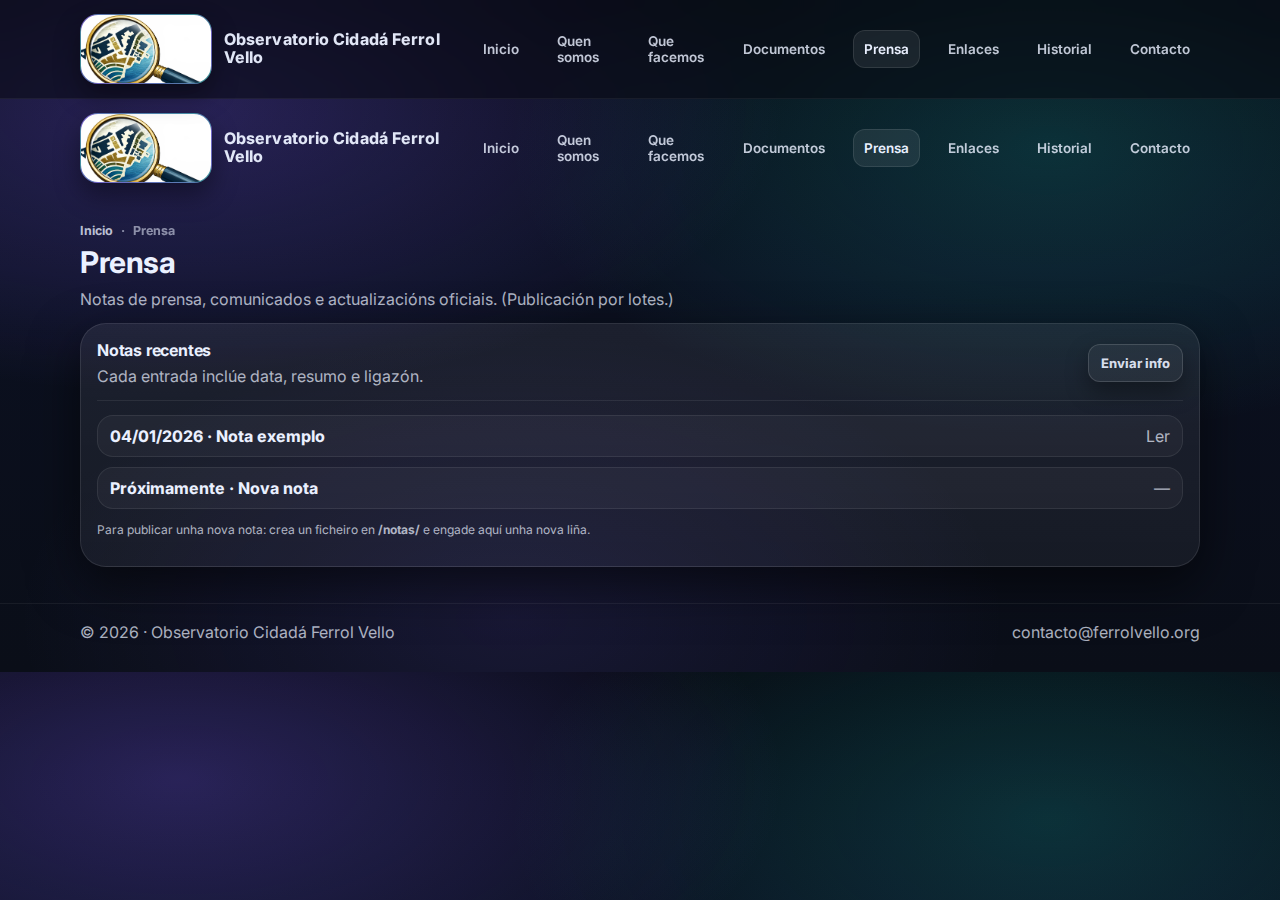
<file: notas-prensa.html>
<!doctype html>
<html lang="gl">
<head>
  <meta charset="utf-8" />
  <meta name="viewport" content="width=device-width, initial-scale=1" />
  <title>Prensa · Observatorio Cidadá Ferrol Vello</title>
  <meta name="description" content="Notas de prensa, comunicados e actualizacións oficiais do Observatorio Cidadá Ferrol Vello." />

  <link rel="preconnect" href="https://fonts.googleapis.com">
  <link rel="preconnect" href="https://fonts.gstatic.com" crossorigin>
  <link href="https://fonts.googleapis.com/css2?family=Inter:wght@400;500;600;700;800&display=swap" rel="stylesheet">

  <link rel="stylesheet" href="styles.css?v=6" />
  <meta name="theme-color" content="#0b1020" />
</head>

<body>
  <a class="skip-link" href="#contido">Saltar ao contido</a>

  <header class="site-header" id="site-header"></header>
<script src="/assets/site-header.js" defer></script>


    <div class="container header-inner">
      <a class="brand" href="index.html" aria-label="Inicio — Observatorio Cidadá Ferrol Vello">
        <span class="brand-mark" aria-hidden="true">
          <img src="assets/logo-ferrolvello.svg" alt="Observatorio Cidadá Ferrol Vello" />
        </span>
        <span class="brand-name">Observatorio Cidadá Ferrol Vello</span>
      </a>

      <nav class="nav" aria-label="Navegación principal">
        <a class="nav-link" href="index.html">Inicio</a>
        <a class="nav-link" href="quen-somos.html">Quen somos</a>
        <a class="nav-link" href="que-facemos.html">Que facemos</a>
        <a class="nav-link" href="documentos.html">Documentos</a>
        <a class="nav-link is-active" href="notas-prensa.html">Prensa</a>
        <a class="nav-link" href="enlaces.html">Enlaces</a>
        <a class="nav-link" href="historial.html">Historial</a>
        <a class="nav-link" href="contacto.html">Contacto</a>
      </nav>

      <button class="nav-toggle" type="button" aria-label="Abrir menú" aria-expanded="false" aria-controls="nav-mobile">
        <span></span><span></span><span></span>
      </button>
    </div>

    <div class="nav-mobile" id="nav-mobile" hidden>
      <div class="container nav-mobile-inner">
        <a href="index.html">Inicio</a>
        <a href="quen-somos.html">Quen somos</a>
        <a href="que-facemos.html">Que facemos</a>
        <a href="documentos.html">Documentos</a>
        <a href="notas-prensa.html">Prensa</a>
        <a href="enlaces.html">Enlaces</a>
        <a href="historial.html">Historial</a>
        <a href="contacto.html">Contacto</a>
      </div>
    </div>
  </header>

  <main id="contido">
    <section class="section">
      <div class="container">
        <div class="page-head">
          <div class="crumbs">
            <a href="index.html">Inicio</a><span>·</span><span>Prensa</span>
          </div>
          <h1>Prensa</h1>
          <p class="muted">
            Notas de prensa, comunicados e actualizacións oficiais. (Publicación por lotes.)
          </p>
        </div>

        <div class="card pad">
          <div class="docs-row">
            <div>
              <h2 class="h2" style="margin:0;">Notas recentes</h2>
              <p class="muted" style="margin:6px 0 0;">Cada entrada inclúe data, resumo e ligazón.</p>
            </div>
            <a class="btn btn-ghost btn-small" href="contacto.html">Enviar info</a>
          </div>

          <div class="divider"></div>

          <ul class="doc-list">
            <li class="doc-item">
              <span class="doc-k">04/01/2026 · Nota exemplo</span>
              <span class="doc-v">
                <a class="muted" href="notas/2026-01-04-nota-exemplo.html">Ler</a>
              </span>
            </li>
            <li class="doc-item">
              <span class="doc-k">Próximamente · Nova nota</span>
              <span class="doc-v muted">—</span>
            </li>
          </ul>

          <p class="tiny muted" style="margin-top:12px;">
            Para publicar unha nova nota: crea un ficheiro en <strong>/notas/</strong> e engade aquí unha nova liña.
          </p>
        </div>
      </div>
    </section>
  </main>

  <footer class="footer">
    <div class="container footer-inner">
      <div class="footer-left">
        <span class="muted">© <span id="year"></span> · Observatorio Cidadá Ferrol Vello</span>
      </div>
      <div class="footer-right">
        <a class="muted" href="mailto:contacto@ferrolvello.org">contacto@ferrolvello.org</a>
      </div>
    </div>
  </footer>

  <script>
    document.getElementById('year').textContent = new Date().getFullYear();

    const btn = document.querySelector('.nav-toggle');
    const panel = document.getElementById('nav-mobile');

    btn?.addEventListener('click', () => {
      const expanded = btn.getAttribute('aria-expanded') === 'true';
      btn.setAttribute('aria-expanded', String(!expanded));
      panel.hidden = expanded;
    });

    panel?.querySelectorAll('a').forEach(a => {
      a.addEventListener('click', () => {
        btn.setAttribute('aria-expanded', 'false');
        panel.hidden = true;
      });
    });
  </script>
</body>
</html>
</file>
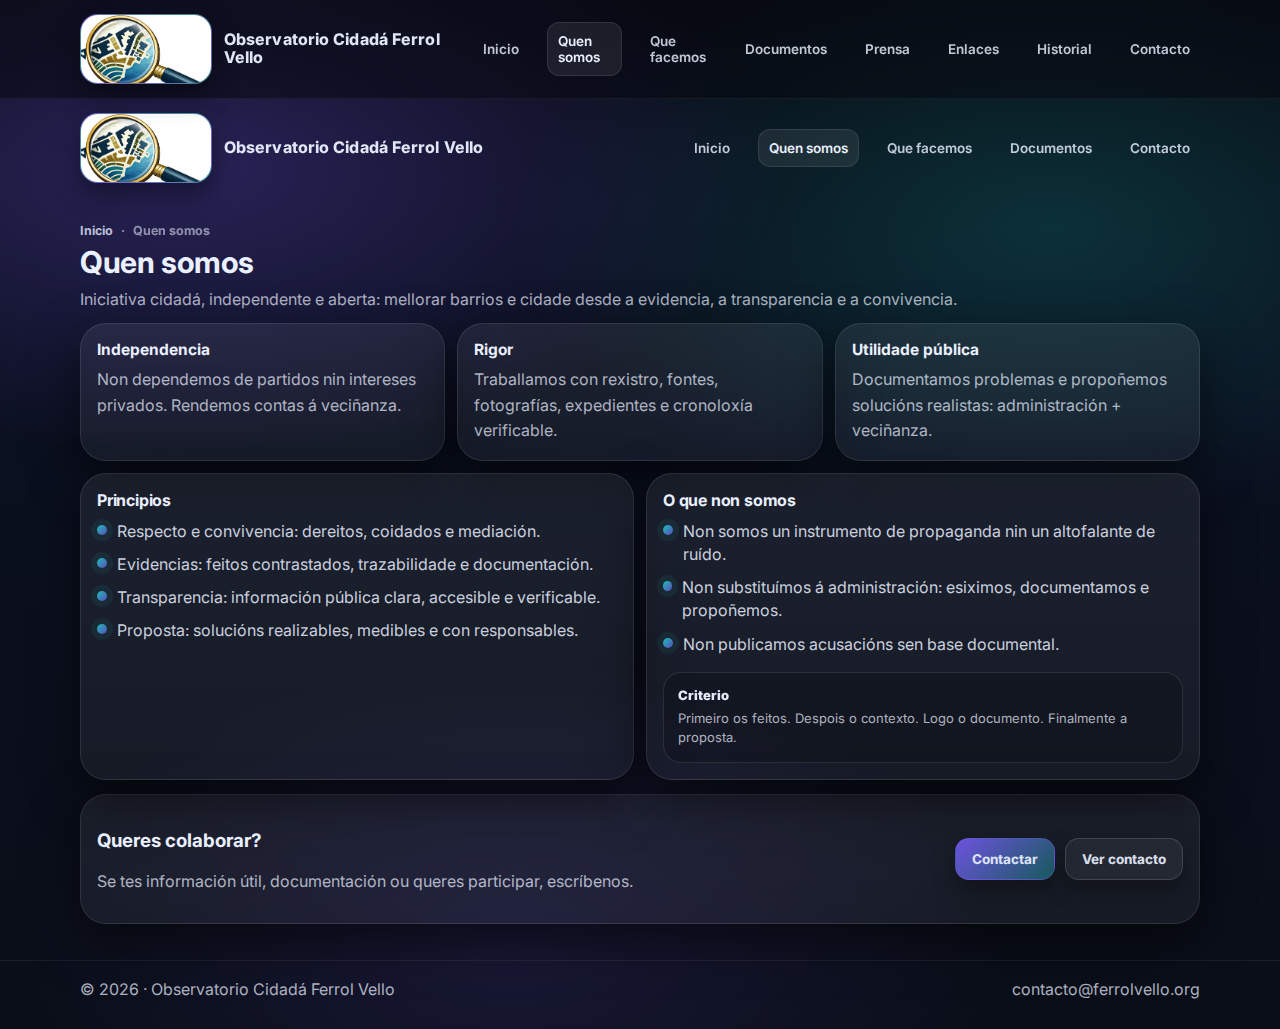
<file: quen-somos.html>
<!doctype html>
<html lang="gl">
<head>
  <meta charset="utf-8" />
  <meta name="viewport" content="width=device-width, initial-scale=1" />
  <meta name="description" content="Quen somos — Observatorio Cidadá Ferrol Vello." />
  <title>Quen somos · Observatorio Cidadá Ferrol Vello</title>

  <link rel="preconnect" href="https://fonts.googleapis.com">
  <link rel="preconnect" href="https://fonts.gstatic.com" crossorigin>
  <link href="https://fonts.googleapis.com/css2?family=Inter:wght@400;500;600;700;800&display=swap" rel="stylesheet">

  <link rel="stylesheet" href="styles.css?v=5" />
  <meta name="theme-color" content="#0b1020" />
</head>

<body>
  <a class="skip-link" href="#contido">Saltar ao contido</a>

  <header class="site-header" id="site-header"></header>
<script src="/assets/site-header.js" defer></script>


    <div class="container header-inner">
      <a class="brand" href="index.html" aria-label="Inicio — Observatorio Cidadá Ferrol Vello">
        <span class="brand-mark" aria-hidden="true">
          <img src="assets/logo-ferrolvello.svg" alt="Observatorio Cidadá Ferrol Vello" />
        </span>
        <span class="brand-name">Observatorio Cidadá Ferrol Vello</span>
      </a>

      <nav class="nav" aria-label="Navegación principal">
        <a class="nav-link" href="index.html">Inicio</a>
        <a class="nav-link is-active" href="quen-somos.html">Quen somos</a>
        <a class="nav-link" href="que-facemos.html">Que facemos</a>
        <a class="nav-link" href="documentos.html">Documentos</a>
        <a class="nav-link" href="contacto.html">Contacto</a>
      </nav>

      <button class="nav-toggle" type="button" aria-label="Abrir menú" aria-expanded="false" aria-controls="nav-mobile">
        <span></span><span></span><span></span>
      </button>
    </div>

    <div class="nav-mobile" id="nav-mobile" hidden>
      <div class="container nav-mobile-inner">
        <a href="index.html">Inicio</a>
        <a href="quen-somos.html">Quen somos</a>
        <a href="que-facemos.html">Que facemos</a>
        <a href="documentos.html">Documentos</a>
        <a href="contacto.html">Contacto</a>
      </div>
    </div>
  </header>

  <main id="contido">
    <section class="section">
      <div class="container">
        <div class="page-head">
          <div class="crumbs">
            <a href="index.html">Inicio</a><span>·</span><span>Quen somos</span>
          </div>
          <h1>Quen somos</h1>
          <p class="muted">
            Iniciativa cidadá, independente e aberta: mellorar barrios e cidade desde a evidencia, a transparencia e a convivencia.
          </p>
        </div>

        <div class="grid-3">
          <article class="mini card">
            <h3>Independencia</h3>
            <p>Non dependemos de partidos nin intereses privados. Rendemos contas á veciñanza.</p>
          </article>

          <article class="mini card">
            <h3>Rigor</h3>
            <p>Traballamos con rexistro, fontes, fotografías, expedientes e cronoloxía verificable.</p>
          </article>

          <article class="mini card">
            <h3>Utilidade pública</h3>
            <p>Documentamos problemas e propoñemos solucións realistas: administración + veciñanza.</p>
          </article>
        </div>

        <div class="two-col">
          <section class="card pad">
            <h2 class="h2">Principios</h2>
            <ul class="list">
              <li><span class="bullet"></span> Respecto e convivencia: dereitos, coidados e mediación.</li>
              <li><span class="bullet"></span> Evidencias: feitos contrastados, trazabilidade e documentación.</li>
              <li><span class="bullet"></span> Transparencia: información pública clara, accesible e verificable.</li>
              <li><span class="bullet"></span> Proposta: solucións realizables, medibles e con responsables.</li>
            </ul>
          </section>

          <section class="card pad">
            <h2 class="h2">O que non somos</h2>
            <ul class="list">
              <li><span class="bullet"></span> Non somos un instrumento de propaganda nin un altofalante de ruído.</li>
              <li><span class="bullet"></span> Non substituímos á administración: esiximos, documentamos e propoñemos.</li>
              <li><span class="bullet"></span> Non publicamos acusacións sen base documental.</li>
            </ul>

            <div class="callout">
              <p class="callout-title">Criterio</p>
              <p class="callout-text">Primeiro os feitos. Despois o contexto. Logo o documento. Finalmente a proposta.</p>
            </div>
          </section>
        </div>

        <div class="cta card">
          <div class="cta-left">
            <h3>Queres colaborar?</h3>
            <p class="muted">Se tes información útil, documentación ou queres participar, escríbenos.</p>
          </div>
          <div class="cta-right">
            <a class="btn btn-primary" href="mailto:contacto@ferrolvello.org">Contactar</a>
            <a class="btn btn-ghost" href="contacto.html">Ver contacto</a>
          </div>
        </div>

      </div>
    </section>
  </main>

  <footer class="footer">
    <div class="container footer-inner">
      <div class="footer-left">
        <span class="muted">© <span id="year"></span> · Observatorio Cidadá Ferrol Vello</span>
      </div>
      <div class="footer-right">
        <a class="muted" href="mailto:contacto@ferrolvello.org">contacto@ferrolvello.org</a>
      </div>
    </div>
  </footer>

  <script>
    document.getElementById('year').textContent = new Date().getFullYear();

    const btn = document.querySelector('.nav-toggle');
    const panel = document.getElementById('nav-mobile');

    btn?.addEventListener('click', () => {
      const expanded = btn.getAttribute('aria-expanded') === 'true';
      btn.setAttribute('aria-expanded', String(!expanded));
      panel.hidden = expanded;
    });

    panel?.querySelectorAll('a').forEach(a => {
      a.addEventListener('click', () => {
        btn.setAttribute('aria-expanded', 'false');
        panel.hidden = true;
      });
    });
  </script>
</body>
</html>
</file>
<file: styles.css>
:root{
  --bg0:#070a12;
  --bg1:#0b1020;
  --bg2:#0b1a2b;

  --card: rgba(255,255,255,.06);
  --card2: rgba(255,255,255,.09);
  --stroke: rgba(255,255,255,.10);
  --stroke2: rgba(255,255,255,.14);

  --text:#eaf0ff;
  --muted: rgba(234,240,255,.72);

  --a:#7c5cff;
  --b:#18d1c5;

  --shadow: 0 18px 50px rgba(0,0,0,.55);
  --shadow2: 0 10px 26px rgba(0,0,0,.45);

  --radius: 18px;
  --radius2: 26px;

  --max: 1120px;
}

*{ box-sizing:border-box; }
html{ scroll-behavior:smooth; }
@media (prefers-reduced-motion: reduce){
  html{ scroll-behavior:auto; }
}

body{
  margin:0;
  font-family: Inter, system-ui, -apple-system, Segoe UI, Roboto, Arial, sans-serif;
  color: var(--text);
  background:
    radial-gradient(1100px 520px at 14% 16%, rgba(124,92,255,.28), transparent 55%),
    radial-gradient(900px 480px at 82% 22%, rgba(24,209,197,.18), transparent 60%),
    radial-gradient(900px 520px at 40% 92%, rgba(124,92,255,.12), transparent 55%),
    linear-gradient(180deg, var(--bg0), var(--bg1) 40%, #0a0e18);
}

a{ color: inherit; text-decoration: none; }
a:hover{ text-decoration: none; }

.container{
  width: min(var(--max), calc(100% - 40px));
  margin: 0 auto;
}

.skip-link{
  position:absolute;
  left:-9999px;
  top:12px;
  background:#fff;
  color:#000;
  padding:10px 12px;
  border-radius:12px;
  z-index:9999;
}
.skip-link:focus{ left:12px; }

.site-header{
  position: sticky;
  top: 0;
  z-index: 50;
  background: rgba(7,10,18,.55);
  backdrop-filter: blur(12px);
  border-bottom: 1px solid rgba(255,255,255,.06);
}

.header-inner{
  display:flex;
  align-items:center;
  justify-content:space-between;
  gap: 18px;
  padding: 14px 0;
}

.brand{
  display:flex;
  align-items:center;
  gap: 12px;
  min-width: 240px;
}

/* ===== LOGO EN PLACA RECTANGULAR ===== */
.brand-mark{
  width: 132px;
  height: 70px;
  border-radius: 18px;
  background: linear-gradient(135deg, rgba(124,92,255,.65), rgba(24,209,197,.55));
  box-shadow: 0 12px 26px rgba(0,0,0,.40);
  border: 1px solid rgba(255,255,255,.16);
  display:grid;
  place-items:center;
  overflow:hidden;
  flex: 0 0 auto;
}
.brand-mark img{
  width: 100%;
  height: 100%;
  object-fit: contain;
  display:block;
  padding: 0;
  transform: scale(1.12);
  transform-origin: center;
  filter: drop-shadow(0 10px 20px rgba(0,0,0,.55));
}

.brand-name{
  font-weight: 750;
  letter-spacing: .1px;
  font-size: 16px;
  line-height: 1.1;
  opacity: .96;
}

.nav{
  display:flex;
  gap: 18px;
  align-items:center;
}
.nav-link{
  font-weight: 600;
  font-size: 13.5px;
  opacity: .82;
  padding: 10px 10px;
  border-radius: 12px;
}
.nav-link:hover{
  opacity: 1;
  background: rgba(255,255,255,.06);
}
.nav-link.is-active{
  opacity: 1;
  background: rgba(255,255,255,.08);
  border: 1px solid rgba(255,255,255,.10);
}

.nav-toggle{
  display:none;
  width: 44px;
  height: 44px;
  border-radius: 14px;
  border: 1px solid rgba(255,255,255,.12);
  background: rgba(255,255,255,.06);
  box-shadow: var(--shadow2);
  cursor:pointer;
}
.nav-toggle span{
  display:block;
  height:2px;
  width: 18px;
  margin: 4px auto;
  background: rgba(234,240,255,.85);
  border-radius: 2px;
}

.nav-mobile{
  border-top: 1px solid rgba(255,255,255,.06);
  background: rgba(7,10,18,.65);
  backdrop-filter: blur(12px);
}
.nav-mobile-inner{
  display:grid;
  gap: 8px;
  padding: 14px 0 18px;
}
.nav-mobile a{
  padding: 12px 14px;
  border-radius: 14px;
  background: rgba(255,255,255,.06);
  border: 1px solid rgba(255,255,255,.08);
  font-weight: 650;
  opacity: .92;
}
.nav-mobile a:hover{
  opacity: 1;
  border-color: rgba(255,255,255,.14);
}

.card{
  background: linear-gradient(180deg, rgba(255,255,255,.07), rgba(255,255,255,.05));
  border: 1px solid rgba(255,255,255,.10);
  border-radius: var(--radius2);
  box-shadow: var(--shadow);
}

.pad{ padding: 16px; }
.spacer-10{ height: 10px; }

.hero{
  padding: 26px 0 10px;
}
.hero-grid{
  display:grid;
  grid-template-columns: 1.3fr .9fr;
  gap: 18px;
  align-items: stretch;
}

.hero-left{
  padding: 26px;
  position: relative;
  overflow:hidden;
}
.hero-left::before{
  content:"";
  position:absolute;
  inset:-2px;
  background:
    radial-gradient(800px 420px at 25% 0%, rgba(124,92,255,.35), transparent 55%),
    radial-gradient(700px 460px at 60% 40%, rgba(24,209,197,.12), transparent 62%);
  pointer-events:none;
}
.hero-left > *{ position: relative; }

.pill{
  display:inline-flex;
  align-items:center;
  gap:10px;
  padding: 8px 12px;
  border-radius: 999px;
  border: 1px solid rgba(255,255,255,.12);
  background: rgba(255,255,255,.06);
  color: rgba(234,240,255,.82);
  font-weight: 650;
  font-size: 12.5px;
}
.pill .dot{
  width: 8px;
  height: 8px;
  border-radius: 99px;
  background: linear-gradient(135deg, var(--a), var(--b));
  box-shadow: 0 0 0 5px rgba(124,92,255,.12);
}

.hero-title{
  margin: 16px 0 0;
  font-size: clamp(28px, 3.2vw, 44px);
  line-height: 1.05;
  letter-spacing: -0.6px;
}

.hero-lead{
  margin: 14px 0 0;
  color: var(--muted);
  font-size: 15.5px;
  line-height: 1.6;
  max-width: 64ch;
}

.hero-actions{
  display:flex;
  gap: 10px;
  margin-top: 18px;
  flex-wrap: wrap;
}

.btn{
  display:inline-flex;
  align-items:center;
  justify-content:center;
  gap: 10px;
  padding: 12px 16px;
  border-radius: 14px;
  border: 1px solid rgba(255,255,255,.14);
  background: rgba(255,255,255,.06);
  color: rgba(234,240,255,.92);
  font-weight: 750;
  font-size: 13.5px;
  box-shadow: 0 10px 22px rgba(0,0,0,.35);
}
.btn:hover{
  border-color: rgba(255,255,255,.22);
  background: rgba(255,255,255,.08);
}
.btn:focus-visible{
  outline: 3px solid rgba(124,92,255,.55);
  outline-offset: 2px;
}
.btn-primary{
  border-color: rgba(124,92,255,.35);
  background: linear-gradient(135deg, rgba(124,92,255,.85), rgba(24,209,197,.35));
}
.btn-primary:hover{
  border-color: rgba(124,92,255,.48);
  background: linear-gradient(135deg, rgba(124,92,255,.92), rgba(24,209,197,.42));
}
.btn-ghost{
  background: rgba(255,255,255,.05);
}
.btn-small{
  padding: 10px 12px;
  font-size: 13px;
  border-radius: 12px;
}

.hero-metrics{
  margin-top: 18px;
  display:grid;
  grid-template-columns: 1fr 1fr 1fr;
  gap: 10px;
}
.metric{
  padding: 12px 12px;
  border-radius: 16px;
  background: rgba(255,255,255,.04);
  border: 1px solid rgba(255,255,255,.08);
}
.metric-k{
  font-weight: 800;
  font-size: 12.5px;
  letter-spacing: .2px;
}
.metric-v{
  margin-top: 6px;
  color: var(--muted);
  font-size: 12.5px;
  line-height: 1.35;
}

.hero-right{
  padding: 22px;
  background: linear-gradient(180deg, rgba(24,209,197,.10), rgba(255,255,255,.05));
}
.card-title{
  margin: 0 0 12px;
  font-size: 16px;
  letter-spacing: -0.2px;
}

.list{
  margin: 0;
  padding: 0;
  list-style: none;
  display:grid;
  gap: 10px;
}
.list li{
  display:flex;
  align-items:flex-start;
  gap: 10px;
  color: rgba(234,240,255,.86);
  line-height: 1.45;
}
.bullet{
  width: 10px;
  height: 10px;
  border-radius: 99px;
  background: linear-gradient(135deg, rgba(24,209,197,.9), rgba(124,92,255,.7));
  margin-top: 5px;
  box-shadow: 0 0 0 6px rgba(24,209,197,.08);
}

.callout{
  margin-top: 16px;
  padding: 14px 14px;
  border-radius: 18px;
  background: rgba(0,0,0,.18);
  border: 1px solid rgba(255,255,255,.10);
}
.callout-title{
  margin: 0;
  font-weight: 850;
  font-size: 13px;
  opacity: .98;
}
.callout-text{
  margin: 6px 0 0;
  color: var(--muted);
  font-size: 13px;
  line-height: 1.5;
}

.section{
  padding: 26px 0;
}
.section-head h2{
  margin: 0;
  font-size: 22px;
  letter-spacing: -0.3px;
}
.section-head p{
  margin: 8px 0 0;
  color: var(--muted);
  max-width: 80ch;
  line-height: 1.6;
}

.page-head{
  margin-bottom: 14px;
}
.page-head h1{
  margin: 8px 0 0;
  font-size: 30px;
  letter-spacing: -0.4px;
  line-height: 1.1;
}
.page-head p{ margin: 10px 0 0; }
.crumbs{
  display:flex;
  gap: 8px;
  align-items:center;
  font-weight: 700;
  font-size: 12.5px;
  color: rgba(234,240,255,.78);
}
.crumbs span{ opacity: .7; }

.grid-3{
  margin-top: 14px;
  display:grid;
  grid-template-columns: repeat(3, 1fr);
  gap: 12px;
}
.mini{ padding: 16px; }
.mini h3{ margin: 0 0 8px; font-size: 15.5px; }
.mini p{ margin: 0; color: var(--muted); line-height: 1.6; }

.areas{
  margin-top: 14px;
  display:grid;
  grid-template-columns: repeat(3, 1fr);
  gap: 12px;
}
.area{ padding: 16px; }
.area h3{ margin: 0 0 8px; font-size: 16px; }
.area p{ margin: 0 0 12px; color: var(--muted); line-height: 1.6; }

.tags{
  display:flex;
  gap: 8px;
  flex-wrap: wrap;
}
.tag{
  font-size: 12px;
  font-weight: 700;
  padding: 6px 10px;
  border-radius: 999px;
  background: rgba(255,255,255,.06);
  border: 1px solid rgba(255,255,255,.10);
  color: rgba(234,240,255,.82);
}

.two-col{
  margin-top: 12px;
  display:grid;
  grid-template-columns: 1fr 1fr;
  gap: 12px;
}

.h2{
  margin: 0 0 10px;
  font-size: 16px;
  letter-spacing: -0.2px;
}

.process{ margin-top: 12px; }
.process-title{ margin: 0 0 12px; font-size: 16px; }
.process-steps{
  display:grid;
  grid-template-columns: repeat(3, 1fr);
  gap: 10px;
}
.step{
  display:flex;
  gap: 12px;
  padding: 12px;
  border-radius: 18px;
  background: rgba(255,255,255,.04);
  border: 1px solid rgba(255,255,255,.08);
}
.step-n{
  width: 34px;
  height: 34px;
  border-radius: 14px;
  display:grid;
  place-items:center;
  font-weight: 900;
  background: linear-gradient(135deg, rgba(124,92,255,.45), rgba(24,209,197,.25));
  border: 1px solid rgba(255,255,255,.12);
}
.step-t{ font-weight: 850; font-size: 13.5px; }
.step-p{ margin-top: 4px; color: var(--muted); font-size: 12.8px; line-height: 1.45; }

.docs{ margin-top: 14px; }
.docs-row{
  display:flex;
  align-items:center;
  justify-content:space-between;
  gap: 12px;
}

.muted{ color: var(--muted); }
.tiny{ font-size: 12px; line-height: 1.45; }

.divider{
  height: 1px;
  background: rgba(255,255,255,.08);
  margin: 14px 0;
}

.doc-list{
  list-style:none;
  margin:0;
  padding:0;
  display:grid;
  gap: 10px;
}
.doc-item{
  display:flex;
  justify-content:space-between;
  gap: 12px;
  padding: 10px 12px;
  border-radius: 16px;
  background: rgba(255,255,255,.04);
  border: 1px solid rgba(255,255,255,.08);
}
.doc-k{ font-weight: 750; }
.doc-v{ text-align:right; }

.contact{
  margin-top: 14px;
  padding: 16px;
  display:grid;
  grid-template-columns: 1.1fr .9fr;
  gap: 14px;
}
.contact-left h3, .contact-left .h2{ margin: 0 0 8px; }
.contact-items{
  margin-top: 12px;
  display:grid;
  gap: 10px;
}
.contact-item{
  padding: 12px;
  border-radius: 18px;
  background: rgba(255,255,255,.04);
  border: 1px solid rgba(255,255,255,.08);
}
.contact-k{ font-weight: 850; font-size: 12.5px; }
.contact-v{ margin-top: 6px; color: rgba(234,240,255,.90); }
.contact-v a{
  color: rgba(234,240,255,.96);
  text-decoration: underline;
  text-decoration-color: rgba(234,240,255,.25);
}
.contact-v a:hover{ text-decoration-color: rgba(234,240,255,.55); }

.contact-form{
  padding: 12px;
  border-radius: 18px;
  background: rgba(0,0,0,.16);
  border: 1px solid rgba(255,255,255,.10);
  display:grid;
  gap: 10px;
}
.contact-form label{
  display:grid;
  gap: 6px;
  font-weight: 700;
  font-size: 12.5px;
  color: rgba(234,240,255,.86);
}
input, textarea{
  width:100%;
  border-radius: 14px;
  border: 1px solid rgba(255,255,255,.14);
  background: rgba(255,255,255,.06);
  color: var(--text);
  padding: 10px 12px;
  font: inherit;
  font-weight: 600;
}
input::placeholder, textarea::placeholder{
  color: rgba(234,240,255,.45);
  font-weight: 600;
}
input:focus, textarea:focus{
  outline: 3px solid rgba(124,92,255,.45);
  border-color: rgba(124,92,255,.25);
}
button[disabled]{
  opacity: .55;
  cursor: not-allowed;
}

.cta{
  margin-top: 14px;
  padding: 16px;
  display:flex;
  align-items:center;
  justify-content:space-between;
  gap: 12px;
}
.cta-right{
  display:flex;
  gap: 10px;
  flex-wrap: wrap;
  justify-content:flex-end;
}

.footer{
  padding: 18px 0 30px;
  border-top: 1px solid rgba(255,255,255,.06);
  margin-top: 10px;
}
.footer-inner{
  display:flex;
  justify-content:space-between;
  gap: 12px;
  align-items:center;
}

/* Responsive */
@media (max-width: 980px){
  .hero-grid{ grid-template-columns: 1fr; }
  .hero-metrics{ grid-template-columns: 1fr; }
  .grid-3{ grid-template-columns: 1fr; }
  .areas{ grid-template-columns: 1fr; }
  .process-steps{ grid-template-columns: 1fr; }
  .contact{ grid-template-columns: 1fr; }
  .two-col{ grid-template-columns: 1fr; }
  .cta{ flex-direction: column; align-items: stretch; }
  .cta-right{ justify-content:flex-start; }
  .nav{ display:none; }
  .nav-toggle{ display:inline-block; }
}

/* Móbil: logo máis compacto */
@media (max-width: 520px){
  .brand-mark{
    width: 104px;
    height: 56px;
    border-radius: 14px;
  }
  .brand-mark img{ transform: scale(1.10); }
  .brand-name{ font-size: 14px; }
  .hero-left{ padding: 18px; }
  .hero-right{ padding: 16px; }
}
</file>
